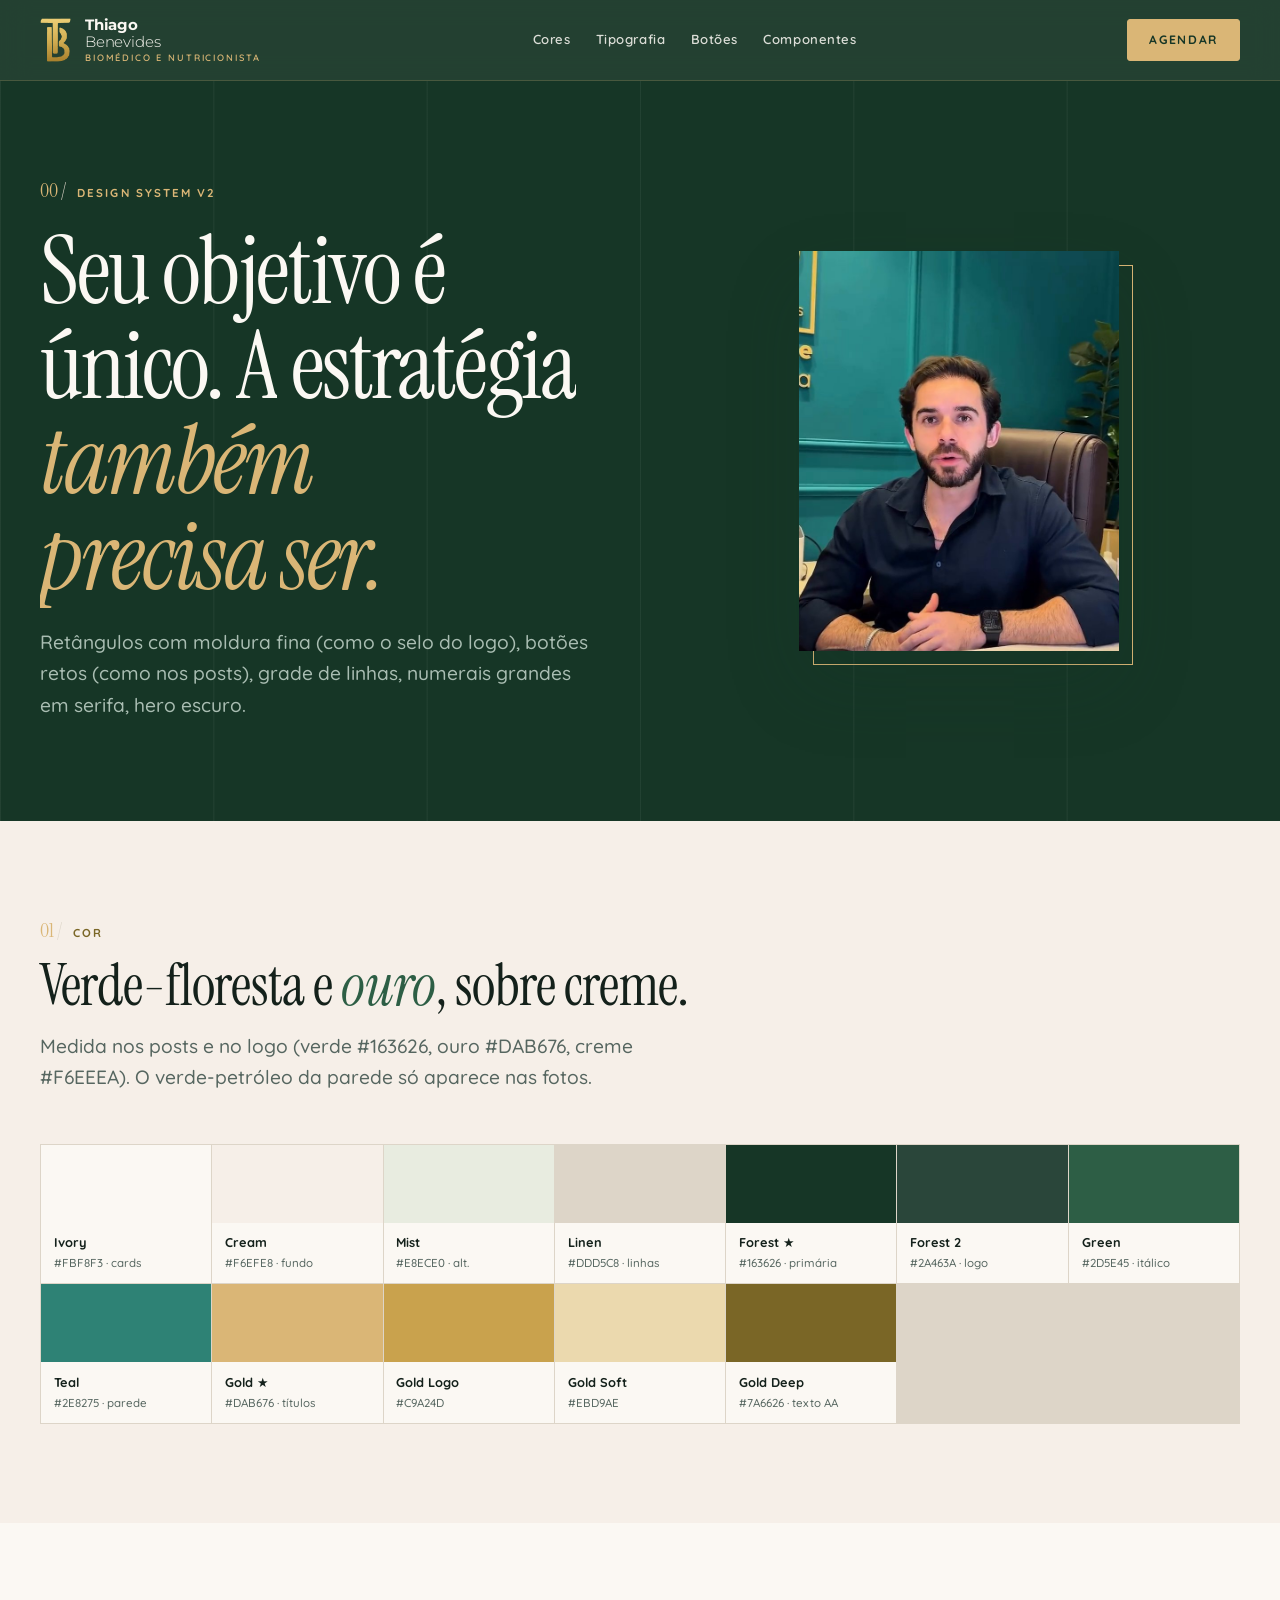
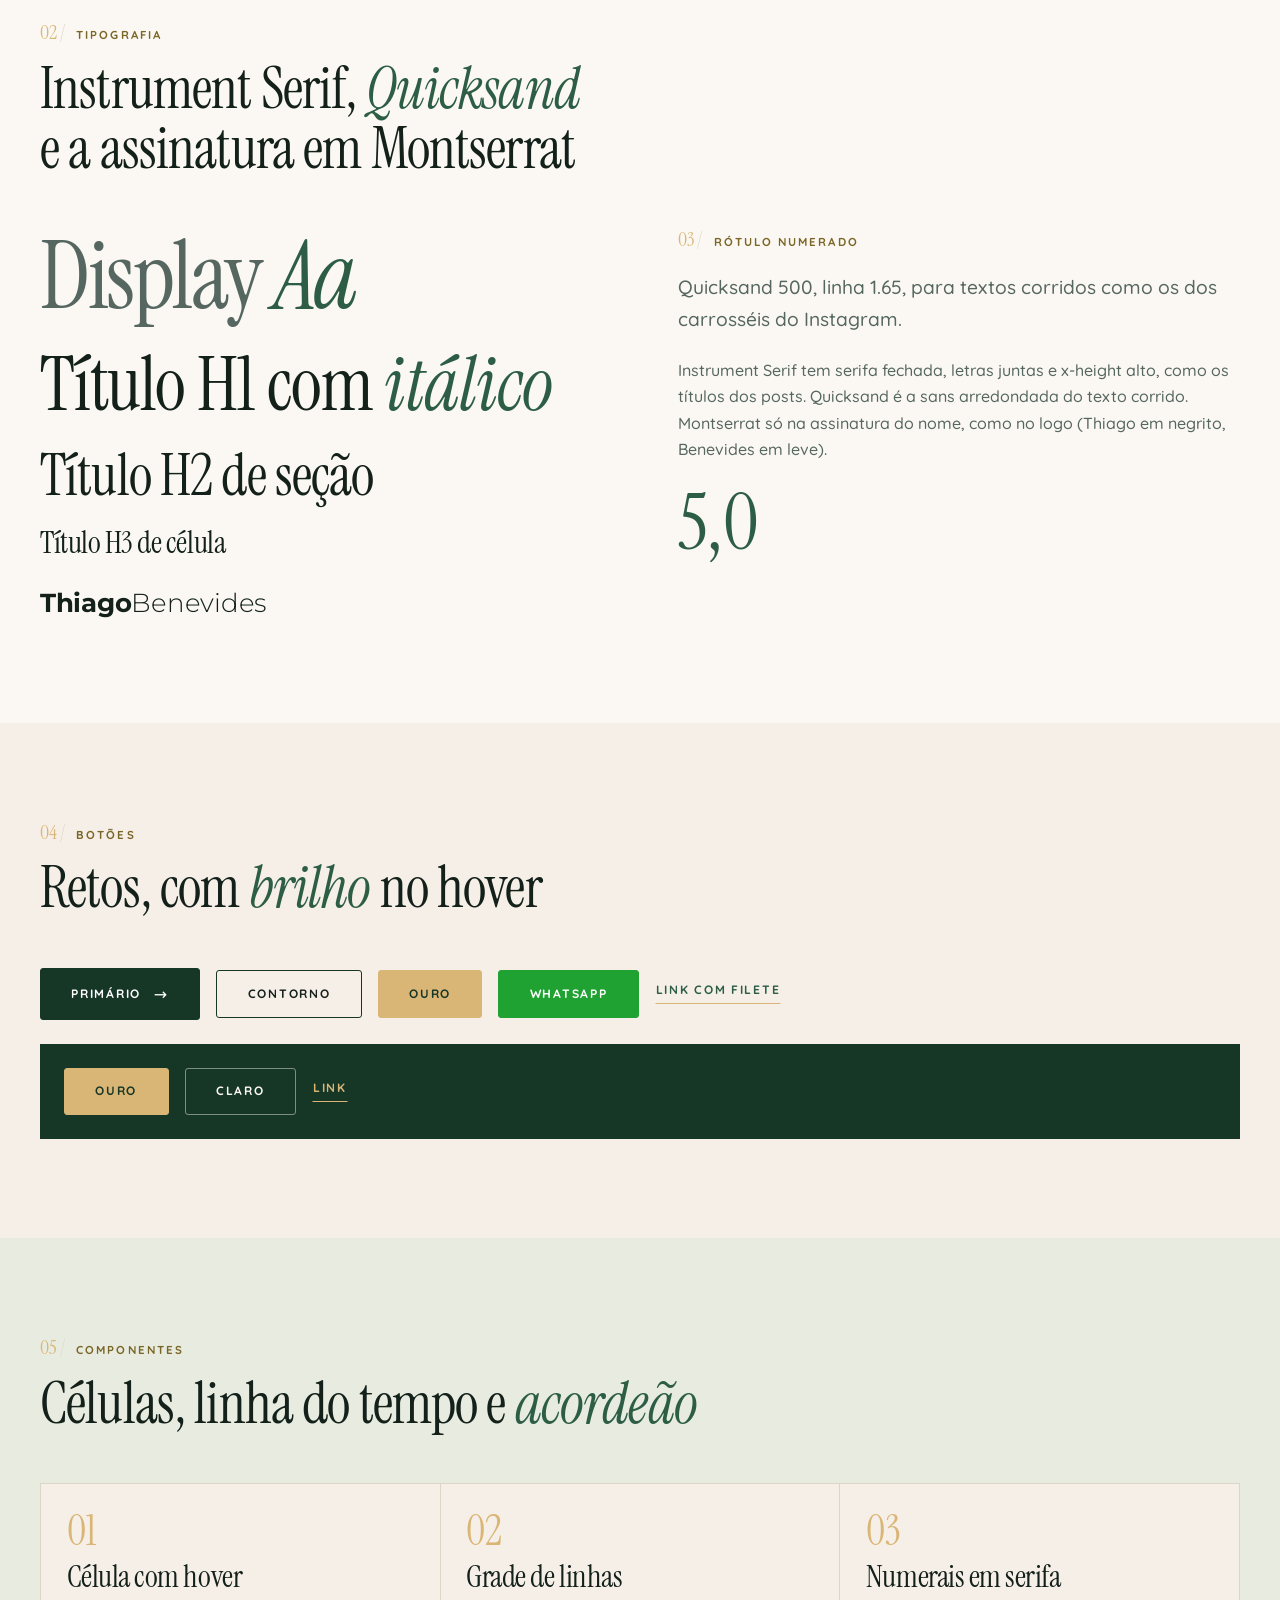
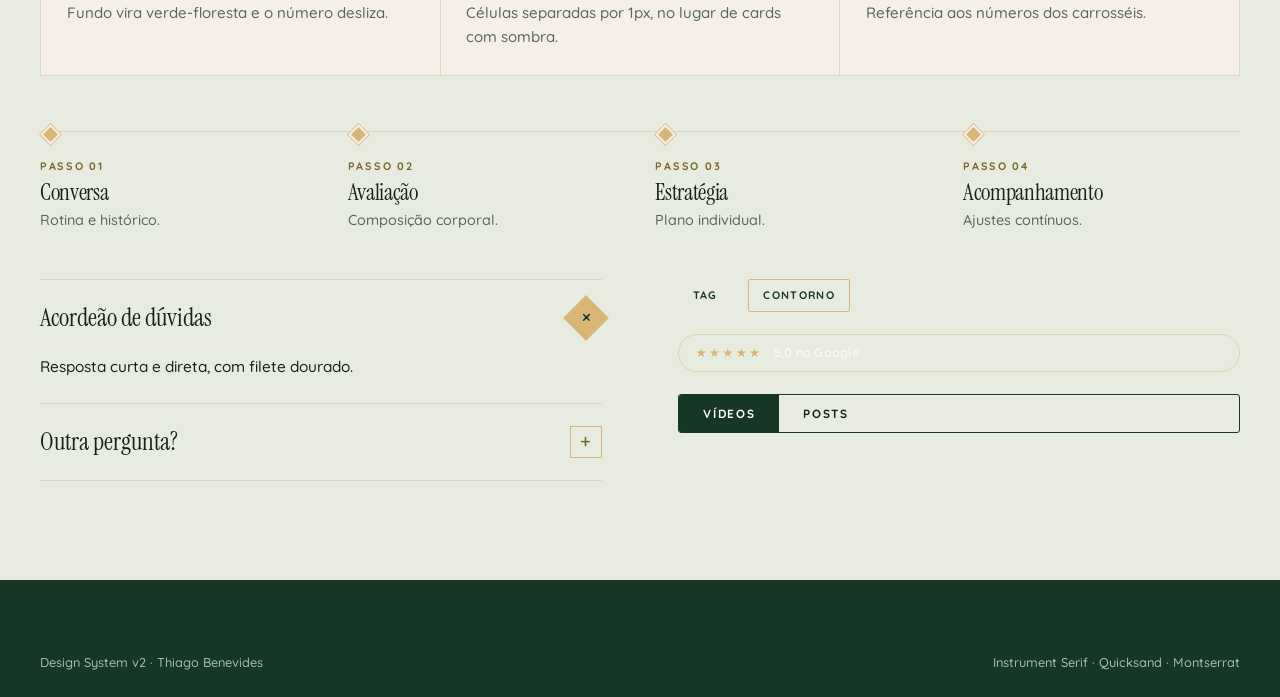
<file: design-system/styleguide.html>
<!doctype html>
<html lang="pt-BR" class="no-js">
<head>
<meta charset="utf-8">
<meta name="viewport" content="width=device-width, initial-scale=1">
<title>Design System · Thiago Benevides</title>
<meta name="robots" content="noindex">
<link rel="preconnect" href="https://fonts.googleapis.com"><link rel="preconnect" href="https://fonts.gstatic.com" crossorigin>
<link href="https://fonts.googleapis.com/css2?family=Instrument+Serif:ital@0;1&family=Montserrat:wght@300;700&family=Quicksand:wght@400;500;600;700&display=swap" rel="stylesheet">
<link rel="stylesheet" href="tokens.css">
<link rel="stylesheet" href="components.css">
<style>
  .sg-sw { display: grid; grid-template-columns: repeat(auto-fill, minmax(150px, 1fr)); gap: 1px; background: var(--line); border: 1px solid var(--line); }
  .sg-sw div { background: var(--surface); } .sg-sw i { display: block; height: 78px; } .sg-sw b { display: block; padding: .6rem .8rem 0; font-size: .8rem; } .sg-sw span { display: block; padding: 0 .8rem .7rem; font-size: .72rem; color: var(--text-muted); }
  .sg-row { display: flex; flex-wrap: wrap; gap: var(--sp-4); align-items: center; }
  .sg-note { font-size: var(--fs-small); max-width: 70ch; margin-top: var(--sp-4); }
  .sg-sec { padding-block: clamp(2.5rem, 8svh, 5rem); }
  .nav__menu a { white-space: nowrap; }
  @media (max-width: 1100px) { .nav__menu { display: none; } }
</style>
</head>
<body>
<header class="nav"><div class="nav__inner">
  <a class="nav__logo" href="#top"><img src="../site/assets/img/logo-mark-gold-640.png" alt="" width="32" height="44"><span class="brand-word">Thiago<span>Benevides</span><small>Biomédico e Nutricionista</small></span></a>
  <nav class="nav__menu"><a class="nav__link" href="#cores">Cores</a><a class="nav__link" href="#tipografia">Tipografia</a><a class="nav__link" href="#botoes">Botões</a><a class="nav__link" href="#componentes">Componentes</a></nav>
  <a class="btn btn--gold btn--sm" href="#botoes">Agendar</a></div><div class="nav__progress"></div></header>

<main id="top" style="padding-top:var(--nav-h)">
<section class="section section--dark grid-lines"><div class="container split">
  <div class="stack"><span class="eyebrow"><b>00</b>Design system v2</span><h1 class="display reveal--words">Seu objetivo é único. A estratégia <em>também precisa ser.</em></h1><p class="lead">Retângulos com moldura fina (como o selo do logo), botões retos (como nos posts), grade de linhas, numerais grandes em serifa, hero escuro.</p></div>
  <div class="frame" style="width:min(100%,320px);justify-self:center"><div class="media"><img src="../site/assets/img/thiago-consultorio.jpg" alt=""></div></div>
</div></section>

<section class="section" id="cores"><div class="container">
  <div class="head"><span class="eyebrow"><b>01</b>Cor</span><h2>Verde-floresta e <em>ouro</em>, sobre creme.</h2><p class="lead">Medida nos posts e no logo (verde #163626, ouro #DAB676, creme #F6EEEA). O verde-petróleo da parede só aparece nas fotos.</p></div>
  <div class="sg-sw">
    <div><i style="background:var(--tb-ivory)"></i><b>Ivory</b><span>#FBF8F3 · cards</span></div><div><i style="background:var(--tb-cream)"></i><b>Cream</b><span>#F6EFE8 · fundo</span></div><div><i style="background:var(--tb-mist)"></i><b>Mist</b><span>#E8ECE0 · alt.</span></div><div><i style="background:var(--tb-linen)"></i><b>Linen</b><span>#DDD5C8 · linhas</span></div>
    <div><i style="background:var(--tb-forest)"></i><b>Forest ★</b><span>#163626 · primária</span></div><div><i style="background:var(--tb-forest-2)"></i><b>Forest 2</b><span>#2A463A · logo</span></div><div><i style="background:var(--tb-green)"></i><b>Green</b><span>#2D5E45 · itálico</span></div><div><i style="background:var(--tb-teal)"></i><b>Teal</b><span>#2E8275 · parede</span></div>
    <div><i style="background:var(--tb-gold)"></i><b>Gold ★</b><span>#DAB676 · títulos</span></div><div><i style="background:var(--tb-gold-logo)"></i><b>Gold Logo</b><span>#C9A24D</span></div><div><i style="background:var(--tb-gold-soft)"></i><b>Gold Soft</b><span>#EBD9AE</span></div><div><i style="background:var(--tb-gold-deep)"></i><b>Gold Deep</b><span>#7A6626 · texto AA</span></div>
  </div>
</div></section>

<section class="section section--ivory" id="tipografia"><div class="container">
  <div class="head"><span class="eyebrow"><b>02</b>Tipografia</span><h2>Instrument Serif, <em>Quicksand</em> e a assinatura em Montserrat</h2></div>
  <div class="split" style="align-items:start">
    <div class="stack"><p class="display">Display <em>Aa</em></p><h1>Título H1 com <em>itálico</em></h1><h2>Título H2 de seção</h2><h3>Título H3 de célula</h3><span class="brand-word" style="font-size:1.6rem">Thiago<span>Benevides</span></span></div>
    <div class="stack"><span class="eyebrow"><b>03</b>Rótulo numerado</span><p class="lead">Quicksand 500, linha 1.65, para textos corridos como os dos carrosséis do Instagram.</p><p>Instrument Serif tem serifa fechada, letras juntas e x-height alto, como os títulos dos posts. Quicksand é a sans arredondada do texto corrido. Montserrat só na assinatura do nome, como no logo (Thiago em negrito, Benevides em leve).</p><div class="stat">5,0</div></div>
  </div>
</div></section>

<section class="section" id="botoes"><div class="container">
  <div class="head"><span class="eyebrow"><b>04</b>Botões</span><h2>Retos, com <em>brilho</em> no hover</h2></div>
  <div class="sg-row"><a class="btn" href="#">Primário <span class="arrow">→</span></a><a class="btn btn--outline" href="#">Contorno</a><a class="btn btn--gold" href="#">Ouro</a><a class="btn btn--whatsapp" href="#">WhatsApp</a><a class="btn btn--text" href="#">Link com filete</a></div>
  <div class="sg-row" style="background:var(--tb-forest);padding:var(--sp-5);margin-top:var(--sp-5)"><a class="btn btn--gold" href="#">Ouro</a><a class="btn btn--light" href="#">Claro</a><a class="btn btn--text" href="#" style="--_fg:var(--tb-gold)">Link</a></div>
</div></section>

<section class="section section--mist" id="componentes"><div class="container">
  <div class="head"><span class="eyebrow"><b>05</b>Componentes</span><h2>Células, linha do tempo e <em>acordeão</em></h2></div>
  <div class="hair" style="grid-template-columns:repeat(3,1fr)" data-stagger>
    <div class="cell cell--hover"><span class="num">01</span><h3>Célula com hover</h3><p>Fundo vira verde-floresta e o número desliza.</p></div>
    <div class="cell cell--hover"><span class="num">02</span><h3>Grade de linhas</h3><p>Células separadas por 1px, no lugar de cards com sombra.</p></div>
    <div class="cell cell--hover"><span class="num">03</span><h3>Numerais em serifa</h3><p>Referência aos números dos carrosséis.</p></div>
  </div>
  <div style="margin-top:var(--sp-7)"><ol class="timeline"><li><small>PASSO 01</small><h3>Conversa</h3><p>Rotina e histórico.</p></li><li><small>PASSO 02</small><h3>Avaliação</h3><p>Composição corporal.</p></li><li><small>PASSO 03</small><h3>Estratégia</h3><p>Plano individual.</p></li><li><small>PASSO 04</small><h3>Acompanhamento</h3><p>Ajustes contínuos.</p></li></ol></div>
  <div class="split" style="margin-top:var(--sp-7);align-items:start">
    <div class="acc"><details open><summary>Acordeão de dúvidas</summary><div class="ans">Resposta curta e direta, com filete dourado.</div></details><details><summary>Outra pergunta?</summary><div class="ans">Abre com o ícone girando.</div></details></div>
    <div class="stack"><div class="sg-row"><span class="tag">Tag</span><span class="tag tag--outline">Contorno</span></div><span class="pill"><span class="stars">★★★★★</span> 5,0 no Google</span><div class="tabs"><button aria-selected="true">Vídeos</button><button aria-selected="false">Posts</button></div></div>
  </div>
</div></section>
</main>

<footer class="footer"><div class="container"><div class="footer__bottom" style="border:0;margin:0;padding:0"><span>Design System v2 · Thiago Benevides</span><span>Instrument Serif · Quicksand · Montserrat</span></div></div></footer>
<script src="motion.js" defer></script>
</body>
</html>
</file>
<file: design-system/tokens.css>
/* =========================================================
   THIAGO BENEVIDES — Design Tokens v2
   Nutrição · Saúde · Estética. Biomédico e Nutricionista.
   Fontes (conferidas nos posts e no logo do Instagram):
     Instrument Serif  → títulos dos posts (serifa fechada, x-height alto)
     Quicksand         → texto corrido dos posts (sans arredondada)
     Montserrat        → assinatura do logo "ThiagoBenevides" (bold + light)
   <link href="https://fonts.googleapis.com/css2?family=Instrument+Serif:ital@0;1&family=Montserrat:wght@300;700&family=Quicksand:wght@400;500;600;700&display=swap" rel="stylesheet">
   ========================================================= */
:root {
  /* ---- Cor: neutros quentes (medidos nos posts do Instagram) ---- */
  --tb-ivory:      #FBF8F3;  /* superfície clara / cards */
  --tb-cream:      #F6EFE8;  /* fundo padrão (cartões creme dos posts: #F6EEEA) */
  --tb-mist:       #E8ECE0;  /* verde-névoa derivado: seções alternadas, ícones, tags */
  --tb-linen:      #DDD5C8;  /* bordas, divisores */

  /* ---- Cor: marca (verdes) ---- */
  --tb-forest:     #163626;  /* PRIMÁRIA (medida): botões, números e painéis dos posts */
  --tb-forest-2:   #2A463A;  /* fundo do logo (medido): superfícies escuras secundárias */
  --tb-green:      #2D5E45;  /* verde médio (derivado): palavra em itálico, hover claro */
  --tb-sage:       #A7BBAF;  /* verde-sálvia: detalhes suaves */
  --tb-teal:       #2E8275;  /* parede do consultório (só aparece nas fotos): acento raro */

  /* ---- Cor: marca (dourados) ---- */
  --tb-gold:       #DAB676;  /* ouro dos títulos dos posts (medido): filetes, ícones, texto sobre escuro */
  --tb-gold-logo:  #C9A24D;  /* ouro do monograma (degradê #8C6D2D → #FADA83) */
  --tb-gold-soft:  #EBD9AE;  /* halos e gradientes */
  --tb-gold-deep:  #7A6626;  /* texto dourado sobre claro (contraste AA) */

  /* ---- Cor: texto ---- */
  --tb-ink:        #14211B;  /* texto principal */
  --tb-mute:       #566660;  /* texto secundário sobre claro (AA) */
  --tb-mute-dark:  #A9BDB2;  /* texto secundário sobre escuro */

  /* ---- Cor: funcional ---- */
  --tb-whatsapp:   #1FA231;  /* só no botão/flutuante de WhatsApp */
  --tb-focus:      #2D5E45;

  /* ---- Cor: papéis semânticos ---- */
  --bg:            var(--tb-cream);
  --surface:       var(--tb-ivory);
  --surface-alt:   var(--tb-mist);
  --surface-dark:  var(--tb-forest);
  --text:          var(--tb-ink);
  --text-muted:    var(--tb-mute);
  --accent:        var(--tb-forest);
  --accent-em:     var(--tb-green);
  --accent-strong: var(--tb-forest);
  --accent-gold:   var(--tb-gold);
  --line:          var(--tb-linen);
  --line-gold:     var(--tb-gold);

  /* ---- Gradientes ---- */
  --grad-glow:      radial-gradient(60% 60% at 50% 40%, var(--tb-gold-soft) 0%, rgba(235,217,174,0) 70%);
  --grad-teal:      linear-gradient(135deg, var(--tb-forest) 0%, var(--tb-forest-2) 100%);
  --grad-gold-line: linear-gradient(90deg, rgba(218,182,118,0), var(--tb-gold) 50%, rgba(218,182,118,0));
  --grad-veil-dark: linear-gradient(180deg, rgba(22,54,38,0) 35%, rgba(22,54,38,.8) 100%);

  /* ---- Tipografia ---- */
  --font-display: 'Instrument Serif', 'Times New Roman', serif;
  --font-body:    'Quicksand', system-ui, -apple-system, 'Segoe UI', sans-serif;
  --font-brand:   'Montserrat', 'Quicksand', sans-serif;   /* só para a assinatura ThiagoBenevides */

  /* Instrument Serif é condensada: escala maior que a de uma serifa comum */
  --fs-display: clamp(3rem, min(1.6rem + 5.6vw, 10.6svh), 6.6rem);   /* hero (limitado pela altura) */
  --fs-h1:      clamp(2.7rem, 1.8rem + 3.6vw, 4.8rem);
  --fs-h2:      clamp(2.2rem, 1.5rem + 2.6vw, 3.7rem);
  --fs-h3:      clamp(1.5rem, 1.3rem + .8vw, 2rem);
  --fs-lead:    clamp(1.05rem, 1rem + .3vw, 1.2rem);
  --fs-body:    1rem;
  --fs-small:   .875rem;
  --fs-label:   .72rem;
  --fs-stat:    clamp(3rem, 2rem + 3.6vw, 5.4rem);

  --lh-tight: 1;
  --lh-head:  1.05;
  --lh-body:  1.65;

  --tracking-label: .18em;   /* rótulos e botões */
  --tracking-wide:  .06em;
  --tracking-brand: .32em;   /* assinatura "THIAGO BENEVIDES" */

  /* ---- Espaço (escala 4px) ---- */
  --sp-1: .25rem;  --sp-2: .5rem;   --sp-3: .75rem;  --sp-4: 1rem;
  --sp-5: 1.5rem;  --sp-6: 2rem;    --sp-7: 3rem;    --sp-8: 4rem;
  --sp-9: 6rem;    --sp-10: 8rem;
  --section-y: clamp(2.75rem, 11svh, 8rem);       /* respiro vertical proporcional à ALTURA da tela */
  --head-gap: clamp(1.25rem, 5.5svh, 4rem);        /* espaço entre cabeçalho de seção e conteúdo */
  --fit-h: calc(100svh - var(--nav-h));            /* altura útil abaixo da nav */

  /* ---- Layout ---- */
  --container: 1280px;
  --container-narrow: 860px;
  --gutter: clamp(1.25rem, 4vw, 2.5rem);
  --nav-h: clamp(60px, 9svh, 84px);

  /* ---- Formas: retângulos (moldura do logo, botões dos posts) ---- */
  --r-sm: 2px;
  --r-md: 4px;
  --r-lg: 8px;
  --r-pill: 999px;
  --r-btn: 3px;

  /* ---- Sombras (tingidas de verde-floresta, baixas e difusas) ---- */
  --sh-1: 0 6px 18px rgba(22, 54, 38, .07);
  --sh-2: 0 20px 44px rgba(22, 54, 38, .12);
  --sh-3: 0 34px 70px rgba(22, 54, 38, .2);
  --sh-glow: 0 0 40px rgba(218, 182, 118, .38);

  /* ---- Movimento ---- */
  --ease:       cubic-bezier(.2, .72, .24, 1);   /* entrada suave (ref. Tiiv) */
  --ease-out:   cubic-bezier(.16, 1, .3, 1);     /* hover de cards */
  --dur-fast:   .25s;
  --dur:        .5s;
  --dur-slow:   .9s;
  --dur-reveal: 1.1s;
  --stagger:    90ms;

  --z-nav: 1000; --z-float: 900; --z-modal: 2000;
}

@media (prefers-reduced-motion: reduce) {
  :root { --dur-fast: .01s; --dur: .01s; --dur-slow: .01s; --dur-reveal: .01s; --stagger: 0ms; }
}
</file>
<file: design-system/components.css>
/* =========================================================
   THIAGO BENEVIDES — Base + Componentes v2 (depende de tokens.css)
   Linguagem: retângulos com moldura fina (logo), botões retos (posts),
   grade de linhas finas, numerais grandes em serifa, hero escuro.
   ========================================================= */
*, *::before, *::after { box-sizing: border-box; margin: 0; padding: 0; }
html { scroll-behavior: smooth; scroll-padding-top: var(--nav-h); }
body {
  font-family: var(--font-body); font-weight: 500; font-size: var(--fs-body);
  line-height: var(--lh-body); color: var(--text); background: var(--bg);
  -webkit-font-smoothing: antialiased; text-rendering: optimizeLegibility; overflow-x: hidden;
}
img, svg, video { display: block; max-width: 100%; }
a { color: inherit; text-decoration: none; }
button { font: inherit; color: inherit; }
:focus-visible { outline: 2px solid var(--tb-gold); outline-offset: 3px; }
::selection { background: var(--tb-gold-soft); color: var(--tb-ink); }

/* ---------- Tipografia ---------- */
h1, h2, h3, h4, .display { font-family: var(--font-display); font-weight: 400; line-height: var(--lh-head); text-wrap: balance; letter-spacing: -.015em; }
.display { font-size: var(--fs-display); line-height: var(--lh-tight); letter-spacing: -.025em; }
h1 { font-size: var(--fs-h1); } h2 { font-size: var(--fs-h2); } h3 { font-size: var(--fs-h3); }
h1 em, h2 em, h3 em, .display em { font-style: italic; color: var(--accent-em); }
.lead { font-size: var(--fs-lead); color: var(--text-muted); max-width: 54ch; font-weight: 500; }
p { color: var(--text-muted); }
.eyebrow {                                     /* "02 / Especialidades" */
  display: inline-flex; align-items: baseline; gap: .7rem; font-size: var(--fs-label); font-weight: 700;
  letter-spacing: var(--tracking-label); text-transform: uppercase; color: var(--tb-gold-deep);
}
.eyebrow b { font-family: var(--font-display); font-weight: 400; font-size: 1.25rem; letter-spacing: 0; color: var(--tb-gold); line-height: 1; }
.eyebrow b::after { content: " /"; color: var(--line); }
.brand-word { font-family: var(--font-brand); font-weight: 700; letter-spacing: -.01em; }
.brand-word span { font-weight: 300; }                 /* Thiago(700) Benevides(300), como no logo */
.stat { font-family: var(--font-display); font-size: var(--fs-stat); line-height: 1; color: var(--accent-em); }
.num { font-family: var(--font-display); font-size: 2.6rem; line-height: 1; color: var(--tb-gold); }

/* ---------- Layout ---------- */
.container { width: 100%; max-width: var(--container); margin-inline: auto; padding-inline: var(--gutter); }
.container--narrow { max-width: var(--container-narrow); }
.section { padding-block: var(--section-y); position: relative; }
.section--ivory { background: var(--surface); }
.section--mist { background: var(--surface-alt); }
.section--dark { background: var(--surface-dark); color: var(--tb-ivory); }
.section--forest2 { background: var(--tb-forest-2); color: var(--tb-ivory); }
.section--dark p, .section--forest2 p { color: var(--tb-mute-dark); }
.section--dark .eyebrow, .section--forest2 .eyebrow { color: var(--tb-gold); }
.section--dark h1, .section--dark h2, .section--dark h3, .section--forest2 h2, .section--forest2 h3 { color: var(--tb-ivory); }
.section--dark h2 em, .section--forest2 h2 em, .section--dark h1 em { color: var(--tb-gold); }
.head { display: grid; gap: clamp(.5rem, 1.6svh, 1rem); margin-bottom: var(--head-gap); max-width: 46rem; }
.split { display: grid; grid-template-columns: 1fr 1fr; gap: clamp(2rem, 6vw, 6rem); align-items: center; }
.split > * { min-width: 0; }
.stack { display: grid; gap: clamp(.8rem, 2.4svh, 1.4rem); align-content: start; }

/* ---------- Linhas e estrutura ---------- */
.rule { height: 1px; background: var(--line); border: 0; }
.rule--gold { background: var(--tb-gold); opacity: .55; }
.rule--draw { transform-origin: left; transform: scaleX(0); transition: transform var(--dur-reveal) var(--ease); }
.is-in .rule--draw, .rule--draw.is-in { transform: scaleX(1); }
.grid-lines { background-image: linear-gradient(90deg, rgba(20,33,27,.05) 1px, transparent 1px); background-size: calc(100% / 6) 100%; }
.section--dark.grid-lines, .grid-lines--dark { background-image: linear-gradient(90deg, rgba(251,248,243,.06) 1px, transparent 1px); background-size: calc(100% / 6) 100%; }
.hair { display: grid; gap: 1px; background: var(--line); border: 1px solid var(--line); }   /* tabela de células com linha fina */
.hair > * { background: var(--bg); }
.hair--dark { background: rgba(218,182,118,.22); border-color: rgba(218,182,118,.22); }
.hair--dark > * { background: var(--tb-forest); }

/* ---------- Botões (retos, como "CONFIRA >" dos posts) ---------- */
.btn {
  --_bg: var(--tb-forest); --_fg: #fff; --_bd: var(--tb-forest);
  position: relative; overflow: hidden; isolation: isolate;
  display: inline-flex; align-items: center; justify-content: center; gap: .8rem;
  padding: 1.05rem 1.9rem; border-radius: var(--r-btn); border: 1px solid var(--_bd);
  background: var(--_bg); color: var(--_fg); cursor: pointer; white-space: nowrap;
  font: 700 .76rem/1 var(--font-body); letter-spacing: .14em; text-transform: uppercase;
  transition: background var(--dur) var(--ease-out), color var(--dur) var(--ease-out), border-color var(--dur) var(--ease-out), transform var(--dur) var(--ease-out), box-shadow var(--dur) var(--ease-out);
}
.btn::after { content: ""; position: absolute; inset: 0; z-index: -1; transform: translateX(-120%) skewX(-18deg); background: linear-gradient(90deg, transparent, rgba(255,255,255,.22), transparent); transition: transform .9s var(--ease-out); }
.btn:hover::after { transform: translateX(120%) skewX(-18deg); }
.btn:hover { --_bg: var(--tb-green); --_bd: var(--tb-green); transform: translateY(-2px); box-shadow: var(--sh-2); }
.btn .arrow { transition: transform var(--dur) var(--ease-out); font-weight: 400; font-size: 1rem; }
.btn:hover .arrow { transform: translateX(5px); }
.btn--gold { --_bg: var(--tb-gold); --_fg: var(--tb-forest); --_bd: var(--tb-gold); }
.btn--gold:hover { --_bg: var(--tb-ivory); --_bd: var(--tb-ivory); --_fg: var(--tb-forest); box-shadow: var(--sh-glow); }
.btn--outline { --_bg: transparent; --_fg: var(--text); --_bd: var(--tb-forest); }
.btn--outline:hover { --_bg: var(--tb-forest); --_fg: #fff; --_bd: var(--tb-forest); box-shadow: none; }
.btn--light { --_bg: transparent; --_fg: var(--tb-ivory); --_bd: rgba(251,248,243,.45); }
.btn--light:hover { --_bg: var(--tb-ivory); --_fg: var(--tb-forest); --_bd: var(--tb-ivory); }
.btn--whatsapp { --_bg: var(--tb-whatsapp); --_bd: var(--tb-whatsapp); }
.btn--whatsapp:hover { --_bg: #178626; --_bd: #178626; }
.btn--lg { padding: 1.25rem 2.3rem; }
.btn--sm { padding: .85rem 1.3rem; }
.btn--text { --_bg: transparent; --_fg: var(--accent-em); --_bd: transparent; padding: 0 0 .4rem; border-radius: 0; border-bottom: 1px solid var(--tb-gold); }
.btn--text::after { display: none; }
.btn--text:hover { box-shadow: none; transform: none; --_bg: transparent; --_fg: var(--tb-forest); --_bd: transparent; border-bottom-color: var(--tb-forest); }
.section--dark .btn--text { --_fg: var(--tb-gold); } .section--dark .btn--text:hover { --_fg: var(--tb-ivory); border-bottom-color: var(--tb-ivory); }

/* ---------- Navegação (escura, como o hero) ---------- */
.nav { position: fixed; inset: 0 0 auto 0; height: var(--nav-h); z-index: var(--z-nav); background: rgba(22,54,38,.94); backdrop-filter: blur(14px) saturate(1.2); color: var(--tb-ivory); border-bottom: 1px solid rgba(218,182,118,.2); transition: box-shadow var(--dur); }
.nav.is-scrolled { box-shadow: 0 8px 30px rgba(10,24,17,.35); }
.nav__inner { height: 100%; display: flex; align-items: center; justify-content: space-between; gap: var(--sp-6); max-width: var(--container); margin-inline: auto; padding-inline: var(--gutter); }
.nav__logo { display: inline-flex; align-items: center; gap: .85rem; flex: none; }
.nav__logo img { height: 44px; width: auto; }
.nav__logo .brand-word { font-size: .95rem; color: var(--tb-ivory); line-height: 1.15; display: grid; }
.nav__logo .brand-word small { font-family: var(--font-body); font-weight: 600; font-size: .58rem; letter-spacing: .2em; text-transform: uppercase; color: var(--tb-gold); margin-top: .15rem; }
.nav__menu { display: flex; gap: clamp(1rem, 2vw, 2rem); align-items: center; }
.nav__link { position: relative; font-size: .82rem; font-weight: 600; letter-spacing: .04em; padding-block: .4rem; white-space: nowrap; color: rgba(251,248,243,.86); transition: color .3s; }
.nav__link:hover { color: var(--tb-gold); }
.nav__link::after { content: ""; position: absolute; left: 0; right: 0; bottom: 0; height: 1px; background: var(--tb-gold); transform: scaleX(0); transform-origin: right; transition: transform var(--dur) var(--ease); }
.nav__link:hover::after { transform: scaleX(1); transform-origin: left; }
.nav__progress { position: absolute; left: 0; bottom: -1px; height: 2px; width: 100%; background: var(--tb-gold); transform-origin: left; transform: scaleX(var(--scroll, 0)); }

/* ---------- Mídia ---------- */
.media { overflow: hidden; background: var(--tb-mist); position: relative; }
.media img, .media video { width: 100%; height: 100%; object-fit: cover; transition: transform 1.2s var(--ease-out); }
.media:hover img { transform: scale(1.04); }
.frame { position: relative; isolation: isolate; }                                   /* moldura dourada fina deslocada (eco do selo do logo) */
.frame::after { content: ""; position: absolute; inset: 14px -14px -14px 14px; border: 1px solid var(--tb-gold); z-index: -1; pointer-events: none; }
.frame--l::after { inset: 14px 14px -14px -14px; }
.frame > .media { aspect-ratio: 4/5; box-shadow: var(--sh-3); }
.tag { display: inline-block; padding: .4rem .9rem; border-radius: var(--r-sm); background: var(--tb-mist); color: var(--tb-forest); font-size: .68rem; font-weight: 700; letter-spacing: .12em; text-transform: uppercase; }
.tag--outline { background: transparent; border: 1px solid var(--tb-gold); }
.section--dark .tag { background: rgba(218,182,118,.14); color: var(--tb-gold); }
.pill { display: inline-flex; align-items: center; gap: .7rem; padding: .5rem 1rem; border: 1px solid rgba(218,182,118,.45); border-radius: var(--r-pill); font-size: .78rem; font-weight: 600; letter-spacing: .02em; color: var(--tb-ivory); }
.pill .stars { color: var(--tb-gold); letter-spacing: .18em; }
.rating { display: inline-flex; align-items: center; gap: .6rem; font-size: var(--fs-small); }
.rating__stars { color: var(--tb-gold); letter-spacing: .2em; }

/* ---------- Células (fatos, especialidades) ---------- */
.cell { padding: clamp(1.1rem, 3svh, 2rem) clamp(1.1rem, 2vw, 1.8rem); display: grid; gap: .5rem; align-content: start; position: relative; transition: background .5s var(--ease-out), color .5s; }
.cell h3 { font-size: var(--fs-h3); }
.cell p { font-size: .94rem; line-height: 1.55; }
.cell .num { transition: transform .5s var(--ease-out); }
a.cell:hover, .cell--hover:hover { background: var(--tb-forest); }
.cell--hover:hover h3, .cell--hover:hover p { color: var(--tb-ivory); } .cell--hover:hover p { color: var(--tb-mute-dark); }
.cell--hover:hover .num { transform: translateX(6px); color: var(--tb-gold); }
.fact { display: grid; grid-template-columns: auto 1fr; gap: .9rem; align-items: center; padding: clamp(.8rem, 2svh, 1.2rem) clamp(.9rem, 1.6vw, 1.5rem); }
.fact svg { width: 26px; height: 26px; stroke: var(--tb-gold); fill: none; stroke-width: 1.3; stroke-linecap: round; stroke-linejoin: round; }
.fact b { display: block; font-size: .86rem; line-height: 1.25; color: var(--tb-ivory); }
.fact span { font-size: .76rem; color: var(--tb-mute-dark); line-height: 1.3; display: block; }

/* ---------- Listas ---------- */
.list-diamond { list-style: none; display: grid; gap: .55rem; }
.list-diamond li { display: grid; grid-template-columns: 14px 1fr; gap: .7rem; font-size: .95rem; line-height: 1.5; color: var(--text-muted); }
.list-diamond li::before { content: ""; width: 7px; height: 7px; margin-top: .5rem; background: var(--tb-gold); transform: rotate(45deg); }
.section--dark .list-diamond li, .section--forest2 .list-diamond li { color: var(--tb-mute-dark); }

/* ---------- Linha do tempo horizontal ---------- */
.timeline { display: grid; grid-template-columns: repeat(4, 1fr); gap: clamp(1rem, 2.4vw, 2rem); counter-reset: t; position: relative; list-style: none; }
.timeline::before { content: ""; position: absolute; left: 0; right: 0; top: 7px; height: 1px; background: var(--line); }
.timeline li { counter-increment: t; position: relative; padding-top: 2.1rem; display: grid; gap: .3rem; align-content: start; }
.timeline li::before { content: ""; position: absolute; top: 0; left: 0; width: 15px; height: 15px; background: var(--tb-gold); transform: rotate(45deg) scale(.7); border: 3px solid var(--bg); box-sizing: content-box; box-shadow: 0 0 0 1px var(--tb-gold); }
.timeline h3 { font-size: 1.45rem; }
.timeline p { font-size: .9rem; line-height: 1.5; }
.timeline small { font-weight: 700; letter-spacing: .16em; font-size: .68rem; color: var(--tb-gold-deep); }

/* ---------- Abas ---------- */
.tabs { display: inline-flex; border: 1px solid var(--tb-forest); border-radius: var(--r-btn); overflow: hidden; }
.tabs button { padding: .8rem 1.5rem; border: 0; background: transparent; cursor: pointer; font: 700 .74rem/1 var(--font-body); letter-spacing: .14em; text-transform: uppercase; transition: background .3s, color .3s; }
.tabs button[aria-selected="true"] { background: var(--tb-forest); color: #fff; }
.tabs button:not([aria-selected="true"]):hover { background: var(--tb-mist); }
.panel[hidden] { display: none; }

/* ---------- Acordeão (FAQ) ---------- */
.acc { border-top: 1px solid var(--line); }
.acc details { border-bottom: 1px solid var(--line); }
.acc summary { list-style: none; cursor: pointer; display: flex; justify-content: space-between; align-items: center; gap: 1.5rem; padding-block: clamp(.9rem, 2.4svh, 1.4rem); font-family: var(--font-display); font-size: clamp(1.25rem, 1.1rem + .6vw, 1.6rem); line-height: 1.2; color: var(--text); transition: color .3s; }
.acc summary::-webkit-details-marker { display: none; }
.acc summary:hover { color: var(--accent-em); }
.acc summary::after { content: "+"; flex: none; width: 32px; height: 32px; border: 1px solid var(--tb-gold); display: grid; place-items: center; font-family: var(--font-body); font-size: 1.2rem; line-height: 1; color: var(--tb-gold-deep); transition: transform .4s var(--ease-out), background .3s, color .3s; }
.acc details[open] summary::after { transform: rotate(45deg); background: var(--tb-gold); color: var(--tb-forest); }
.acc .ans { padding: 0 3rem clamp(1rem, 2.6svh, 1.5rem) 0; max-width: 62ch; font-size: .96rem; line-height: 1.6; }

/* ---------- Formulário ---------- */
.field { display: grid; gap: .5rem; }
.field label { font-size: var(--fs-label); letter-spacing: var(--tracking-label); text-transform: uppercase; color: var(--tb-gold-deep); font-weight: 700; }
.input { width: 100%; padding: .9rem 0; background: transparent; border: 0; border-bottom: 1px solid var(--tb-linen); font: inherit; color: var(--text); border-radius: 0; transition: border-color .25s; }
.input:focus { outline: none; border-bottom-color: var(--tb-forest); }

/* ---------- Rodapé ---------- */
.footer { background: var(--tb-forest); color: var(--tb-mute-dark); padding-block: clamp(2.5rem, 8svh, 5rem) 1.5rem; font-size: var(--fs-small); }
.footer h4 { font: 700 .72rem/1 var(--font-body); letter-spacing: var(--tracking-label); text-transform: uppercase; color: var(--tb-gold); margin-bottom: var(--sp-4); }
.footer a { transition: color .25s; } .footer a:hover { color: var(--tb-gold); }
.footer__bottom { border-top: 1px solid rgba(251,248,243,.12); margin-top: var(--sp-6); padding-top: var(--sp-4); display: flex; justify-content: space-between; gap: 1rem; flex-wrap: wrap; font-size: .8rem; }

/* ---------- WhatsApp flutuante ---------- */
.wa-float { position: fixed; right: 1.25rem; bottom: 1.25rem; z-index: var(--z-float); width: 56px; height: 56px; border-radius: 50%; background: var(--tb-whatsapp); display: grid; place-items: center; box-shadow: var(--sh-2); animation: tb-pulse 2.8s infinite var(--ease); }
.wa-float svg { fill: #fff; }
@keyframes tb-pulse { 0% { box-shadow: 0 0 0 0 rgba(31,162,49,.45), var(--sh-2); } 70%, 100% { box-shadow: 0 0 0 16px rgba(31,162,49,0), var(--sh-2); } }

/* ---------- Revelação ao rolar (motion.js) ---------- */
.reveal { opacity: 0; transform: translateY(26px); transition: opacity var(--dur-reveal) var(--ease), transform var(--dur-reveal) var(--ease); transition-delay: calc(var(--i, 0) * var(--stagger)); }
.reveal.is-in { opacity: 1; transform: none; }
.reveal--wipe { clip-path: inset(0 100% 0 0); transition: clip-path 1.3s var(--ease); }
.reveal--wipe.is-in { clip-path: inset(0 0 0 0); }
.reveal--words .w { display: inline-block; overflow: hidden; vertical-align: top; padding-bottom: .08em; margin-bottom: -.08em; }
.reveal--words .w > span { display: inline-block; transform: translateY(108%); transition: transform 1s var(--ease); transition-delay: calc(var(--i, 0) * 55ms); }
.reveal--words.is-in .w > span { transform: none; }
.parallax { will-change: transform; }
@media (prefers-reduced-motion: reduce) {
  .reveal, .reveal--words .w > span { opacity: 1; transform: none; } .reveal--wipe { clip-path: none; }
  .wa-float { animation: none; } .btn::after { display: none; }
}
.no-js .reveal, .no-js .reveal--words .w > span { opacity: 1; transform: none; } .no-js .reveal--wipe { clip-path: none; }

@media (max-width: 860px) {
  .split { grid-template-columns: 1fr; }
  .timeline { grid-template-columns: 1fr 1fr; row-gap: 1.6rem; } .timeline::before { display: none; }
  .frame::after { inset: 10px 0 -10px 10px; }          /* não vaza para fora da tela */
  .frame--l::after { inset: 10px 10px -10px 0; }
  .frame { margin-bottom: 12px; }
}
@media (max-width: 480px) { .timeline { grid-template-columns: 1fr; } }
</file>
